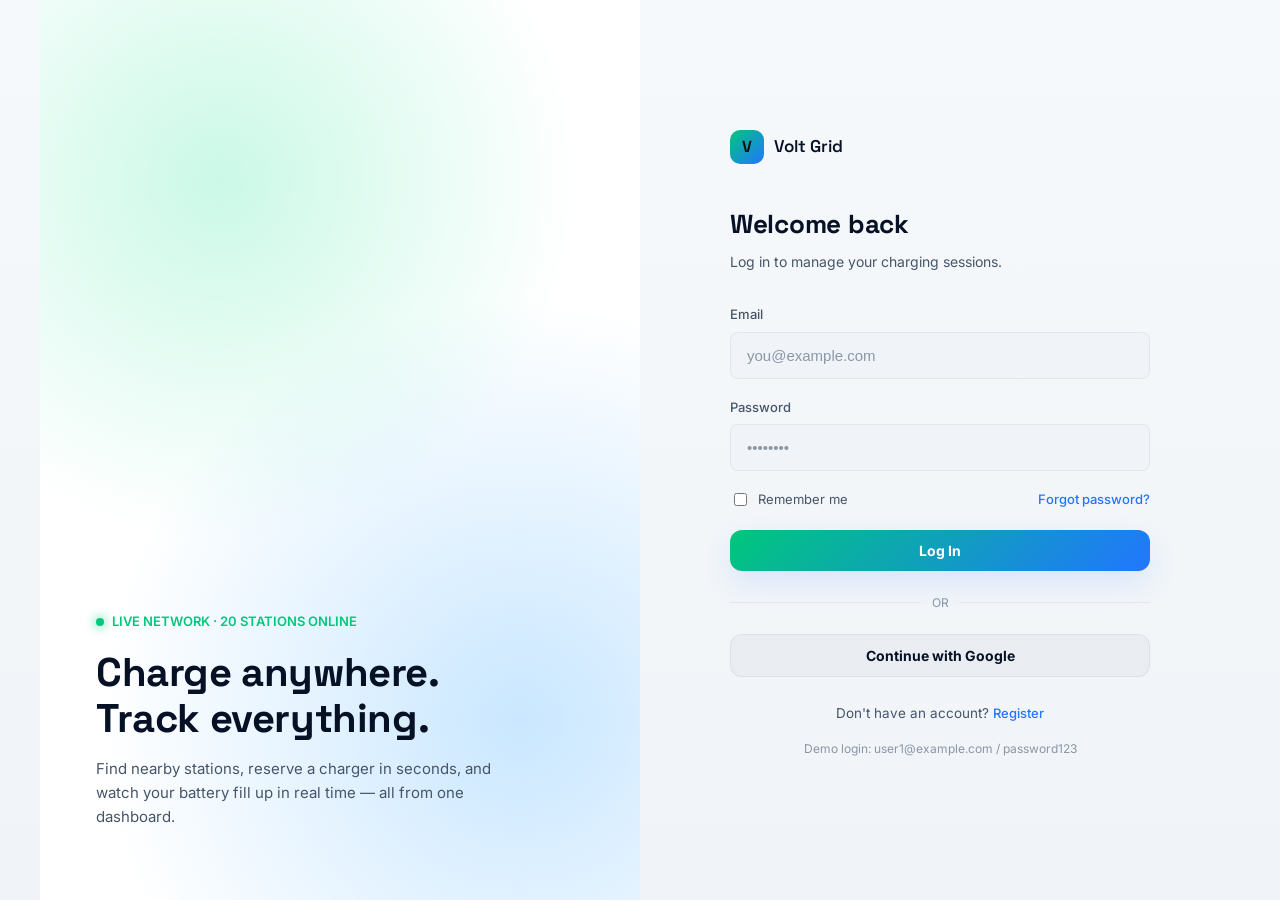
<file: index.html>
<!DOCTYPE html>
<html>
<head>
  <meta charset="UTF-8">
  <meta http-equiv="refresh" content="0; url=frontend/index.html">
  <title>Redirecting...</title>
</head>
<body>
<script>
window.location.replace("frontend/index.html");
</script>
</body>
</html>
</file>
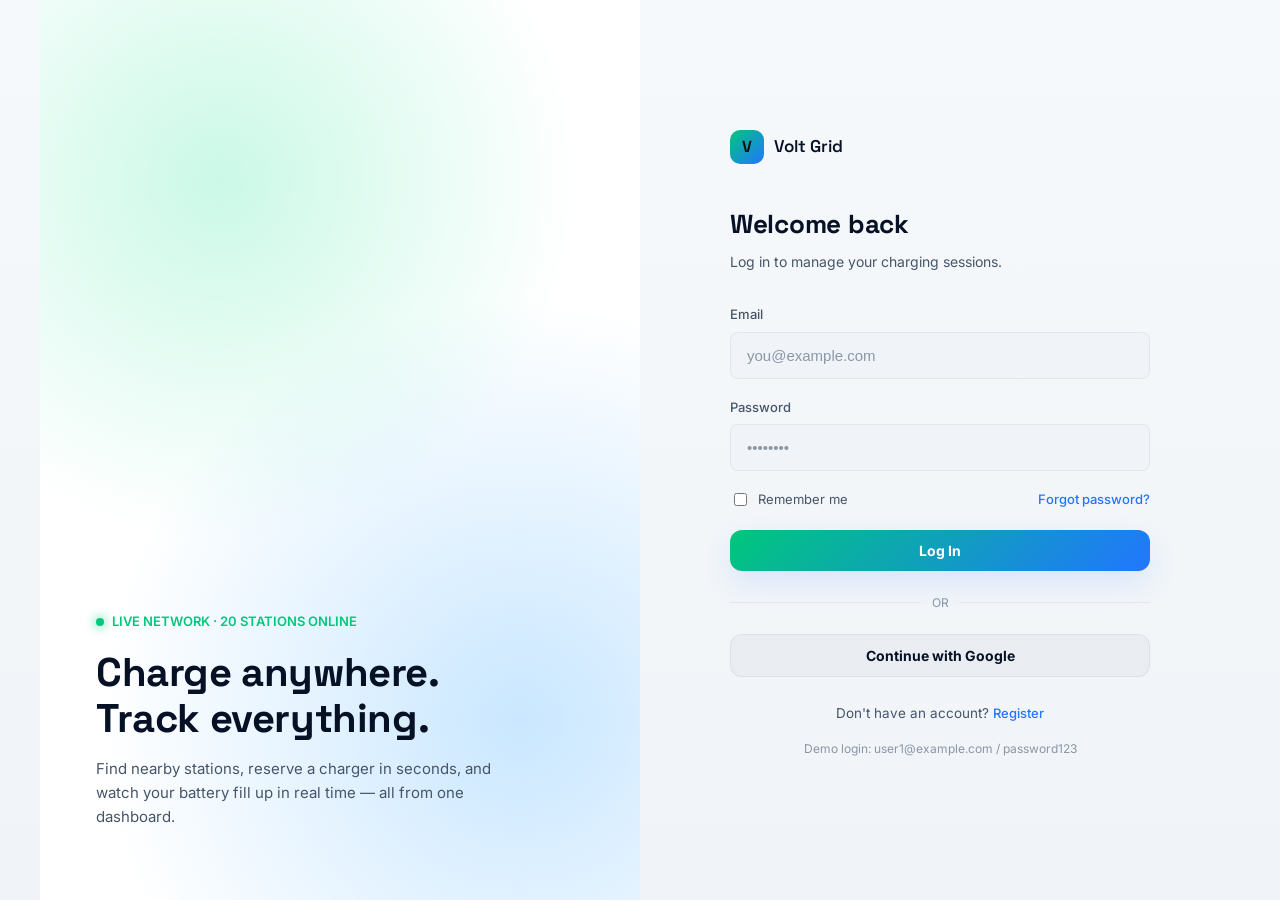
<file: frontend/index.html>
<!DOCTYPE html>
<html lang="en">
<head>
<meta charset="UTF-8" />
<title>Volt Grid — EV Charging Network</title>
<meta name="viewport" content="width=device-width, initial-scale=1.0" />
<script src="assets/js/config.js"></script>
<script src="assets/js/api.js"></script>
</head>
<body style="display:flex;align-items:center;justify-content:center;min-height:100vh;">
<script>
  window.location.href = Api.isLoggedIn() ? "pages/dashboard.html" : "pages/login.html";
</script>
<noscript>Please enable JavaScript to use Volt Grid.</noscript>
</body>
</html>
</file>
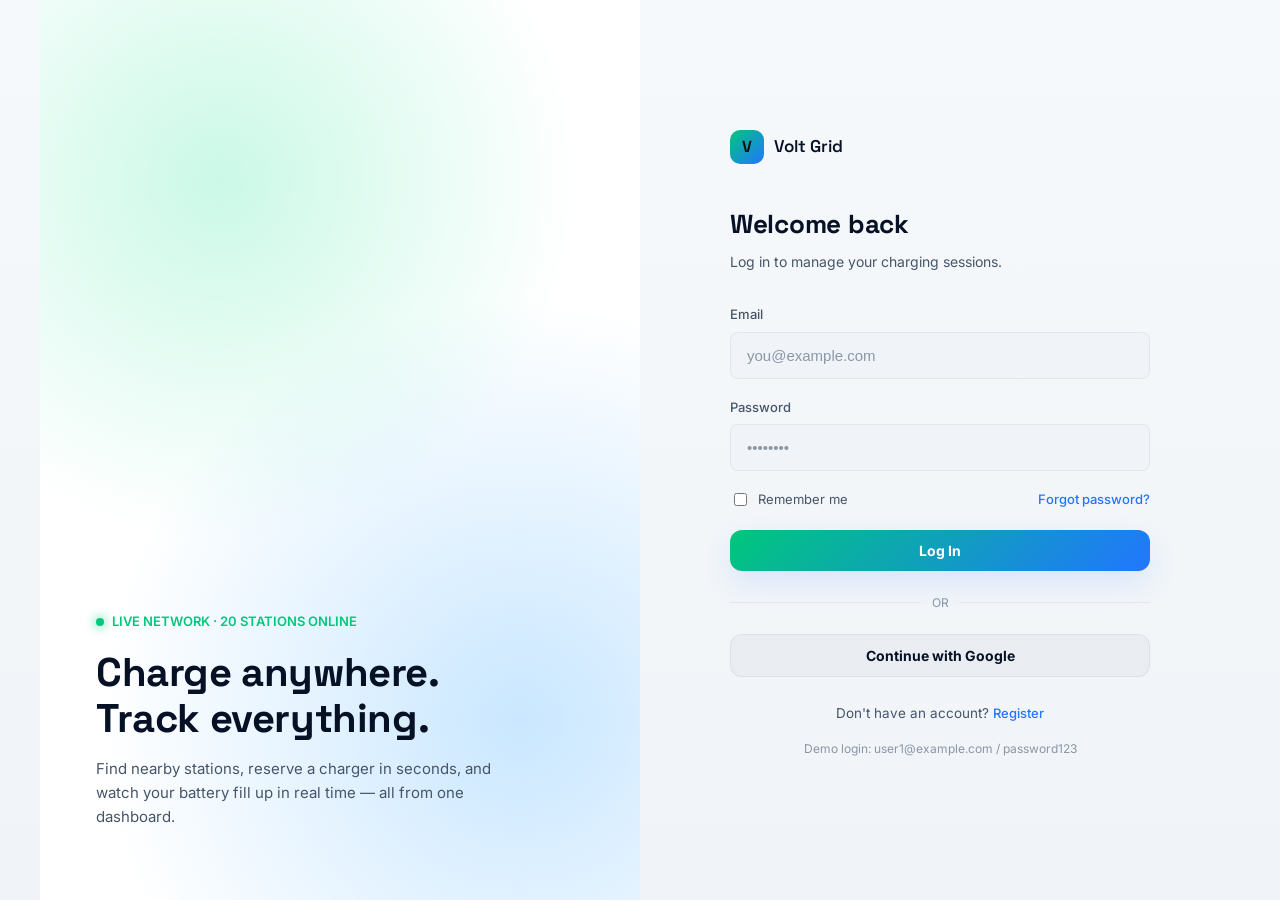
<file: frontend/pages/history.html>
<!DOCTYPE html>
<html lang="en">
<head>
<meta charset="UTF-8" />
<title>History — Volt Grid</title>
<meta name="viewport" content="width=device-width, initial-scale=1.0" />
<link rel="stylesheet" href="../assets/css/style.css" />
</head>
<body>

<div class="app-shell">
  <div id="sidebar-root"></div>

  <main class="main-area">
    <div class="topbar">
      <div>
        <button class="menu-toggle" id="menu-toggle">☰</button>
        <div class="page-title">History</div>
        <div class="page-sub">Review your past reservations, charging sessions, and payments.</div>
      </div>
    </div>

    <div class="tabs" style="margin-bottom:20px;">
      <button class="tab-btn active" data-tab="reservations">Reservations</button>
      <button class="tab-btn" data-tab="charging">Charging</button>
      <button class="tab-btn" data-tab="payments">Payments</button>
    </div>

    <div class="glass-card">
      <div id="tab-reservations"></div>
      <div id="tab-charging" style="display:none;"></div>
      <div id="tab-payments" style="display:none;"></div>
    </div>
  </main>
</div>

<script src="../assets/js/config.js"></script>
<script src="../assets/js/api.js"></script>
<script src="../assets/js/ui-enhancements.js" defer></script>
<script src="../assets/js/auth.js"></script>
<script>
  requireAuth();
  renderSidebar("history");

  document.querySelectorAll(".tab-btn").forEach((btn) => {
    btn.addEventListener("click", () => {
      document.querySelectorAll(".tab-btn").forEach((b) => b.classList.remove("active"));
      btn.classList.add("active");
      ["reservations", "charging", "payments"].forEach((key) => {
        document.getElementById(`tab-${key}`).style.display = key === btn.dataset.tab ? "block" : "none";
      });
    });
  });

  function emptyRow(text) {
    return `<div class="empty-state">${text}</div>`;
  }

  async function loadReservations() {
    const bookings = await Api.get("/bookings");
    const container = document.getElementById("tab-reservations");
    if (bookings.length === 0) return (container.innerHTML = emptyRow("No reservations yet."));

    container.innerHTML = bookings
      .map(
        (b) => `
        <div class="history-row">
          <div><div class="title">Station #${b.station_id}</div><div class="sub">${b.reservation_date} · ${b.reservation_time}</div></div>
          <div>Charger #${b.charger_id}</div>
          <div><span class="badge ${b.status === "confirmed" ? "badge-blue" : b.status === "completed" ? "badge-green" : "badge-red"}">${b.status}</span></div>
          <div style="text-align:right; font-weight:600;">฿${b.estimated_cost.toFixed(2)}</div>
        </div>`
      )
      .join("");
  }

  async function loadPayments() {
    const payments = await Api.get("/payments");
    const container = document.getElementById("tab-payments");
    if (payments.length === 0) return (container.innerHTML = emptyRow("No payments yet."));

    container.innerHTML = payments
      .map(
        (p) => `
        <div class="history-row">
          <div><div class="title">Payment #${p.id}</div><div class="sub">${new Date(p.created_at).toLocaleString()}</div></div>
          <div>${p.method.replace("_", " ")}</div>
          <div><span class="badge badge-green">${p.status}</span></div>
          <div style="text-align:right; font-weight:600;">฿${p.amount.toFixed(2)}</div>
        </div>`
      )
      .join("");
  }

  async function loadChargingHistory() {
    // Derived from payments tied to completed bookings, since each
    // completed session results in exactly one payment in this demo.
    const payments = await Api.get("/payments");
    const container = document.getElementById("tab-charging");
    if (payments.length === 0) return (container.innerHTML = emptyRow("No charging sessions yet."));

    container.innerHTML = payments
      .map(
        (p) => `
        <div class="history-row">
          <div><div class="title">Session tied to Booking #${p.booking_id ?? "—"}</div><div class="sub">${new Date(p.created_at).toLocaleDateString()}</div></div>
          <div>Fast Charge</div>
          <div><span class="badge badge-green">Completed</span></div>
          <div style="text-align:right; font-weight:600;">฿${p.amount.toFixed(2)}</div>
        </div>`
      )
      .join("");
  }

  (async function init() {
    try {
      await Promise.all([loadReservations(), loadPayments(), loadChargingHistory()]);
    } catch (err) {
      showToast(err.message, true);
    }
  })();
</script>
</body>
</html>
</file>
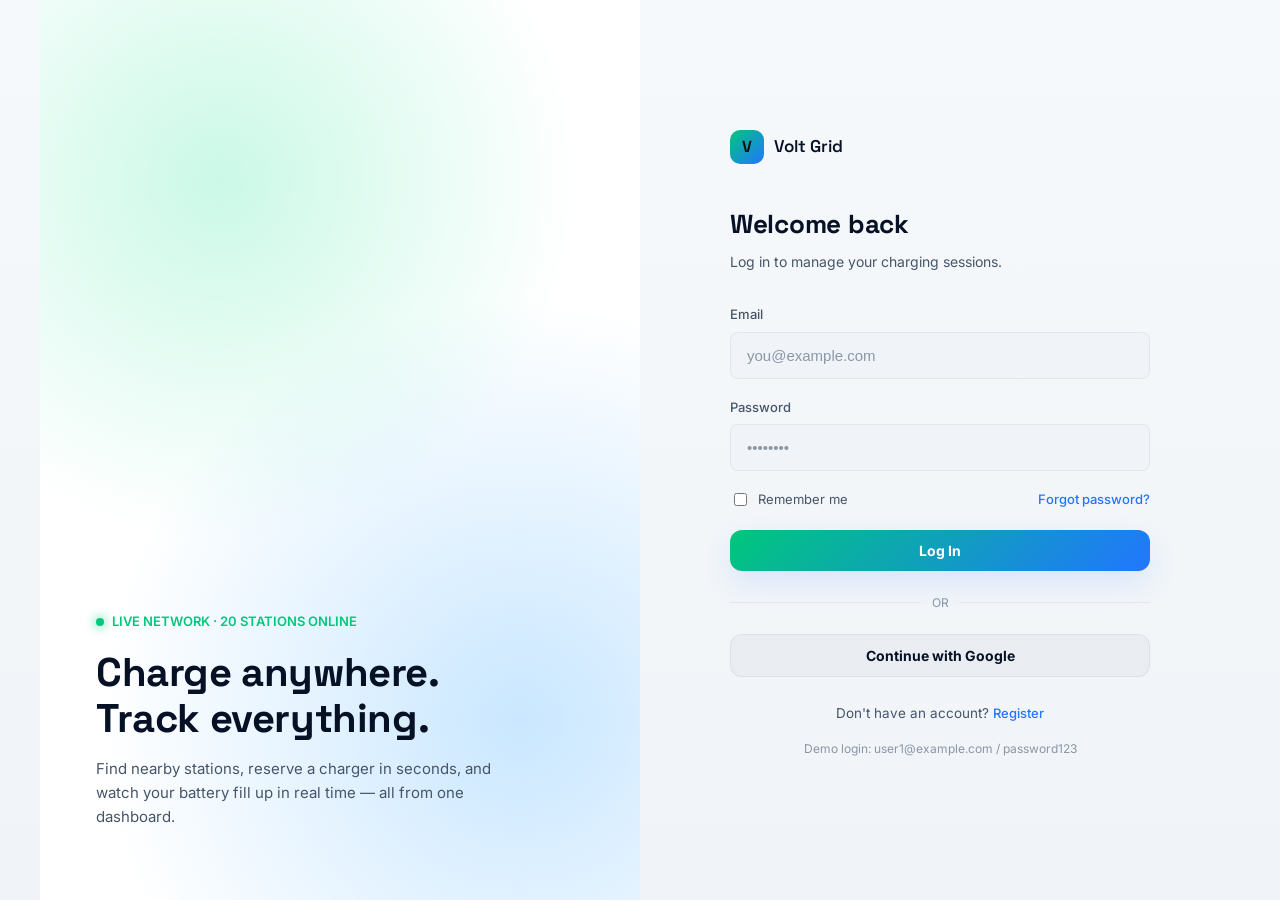
<file: frontend/pages/login.html>
<!DOCTYPE html>
<html lang="en">
<head>
<meta charset="UTF-8" />
<title>Log In — Volt Grid</title>
<meta name="viewport" content="width=device-width, initial-scale=1.0" />
<link rel="stylesheet" href="../assets/css/style.css" />
</head>
<body>

<div class="auth-shell">
  <div class="auth-visual">
    <div class="grid-lines"></div>
    <div class="visual-copy">
      <div class="eyebrow"><span class="dot"></span>LIVE NETWORK · 20 STATIONS ONLINE</div>
      <h1>Charge anywhere. Track everything.</h1>
      <p>Find nearby stations, reserve a charger in seconds, and watch your battery fill up in real time — all from one dashboard.</p>
    </div>
  </div>

  <div class="auth-form-side">
    <div class="auth-card">
      <div class="brand">
        <div class="brand-mark">V</div>
        <div class="brand-name">Volt Grid</div>
      </div>

      <h2>Welcome back</h2>
      <div class="subtitle">Log in to manage your charging sessions.</div>

      <form id="login-form">
        <div class="field">
          <label for="email">Email</label>
          <input class="input" type="email" id="email" placeholder="you@example.com" required />
        </div>
        <div class="field">
          <label for="password">Password</label>
          <input class="input" type="password" id="password" placeholder="••••••••" required />
        </div>

        <div class="form-row">
          <label class="checkbox-row">
            <input type="checkbox" id="remember-me" />
            Remember me
          </label>
          <a class="link-muted" href="#" onclick="showToast('Password reset link sent if the email exists.'); return false;">Forgot password?</a>
        </div>

        <button class="btn btn-primary" type="submit" id="login-btn">Log In</button>
      </form>

      <div class="divider-row">OR</div>

      <button class="btn btn-secondary" type="button" onclick="showToast('Google login is a UI preview in this demo.')">
        Continue with Google
      </button>

      <p style="text-align:center; margin-top:26px; font-size:13.5px; color:var(--text-1);">
        Don't have an account? <a class="link-muted" href="register.html">Register</a>
      </p>

      <p style="text-align:center; margin-top:14px; font-size:12px; color:var(--text-2);">
        Demo login: user1@example.com / password123
      </p>
    </div>
  </div>
</div>

<script src="../assets/js/config.js"></script>
<script src="../assets/js/api.js"></script>
<script src="../assets/js/ui-enhancements.js" defer></script>
<script src="../assets/js/login.js"></script>
</body>
</html>
</file>
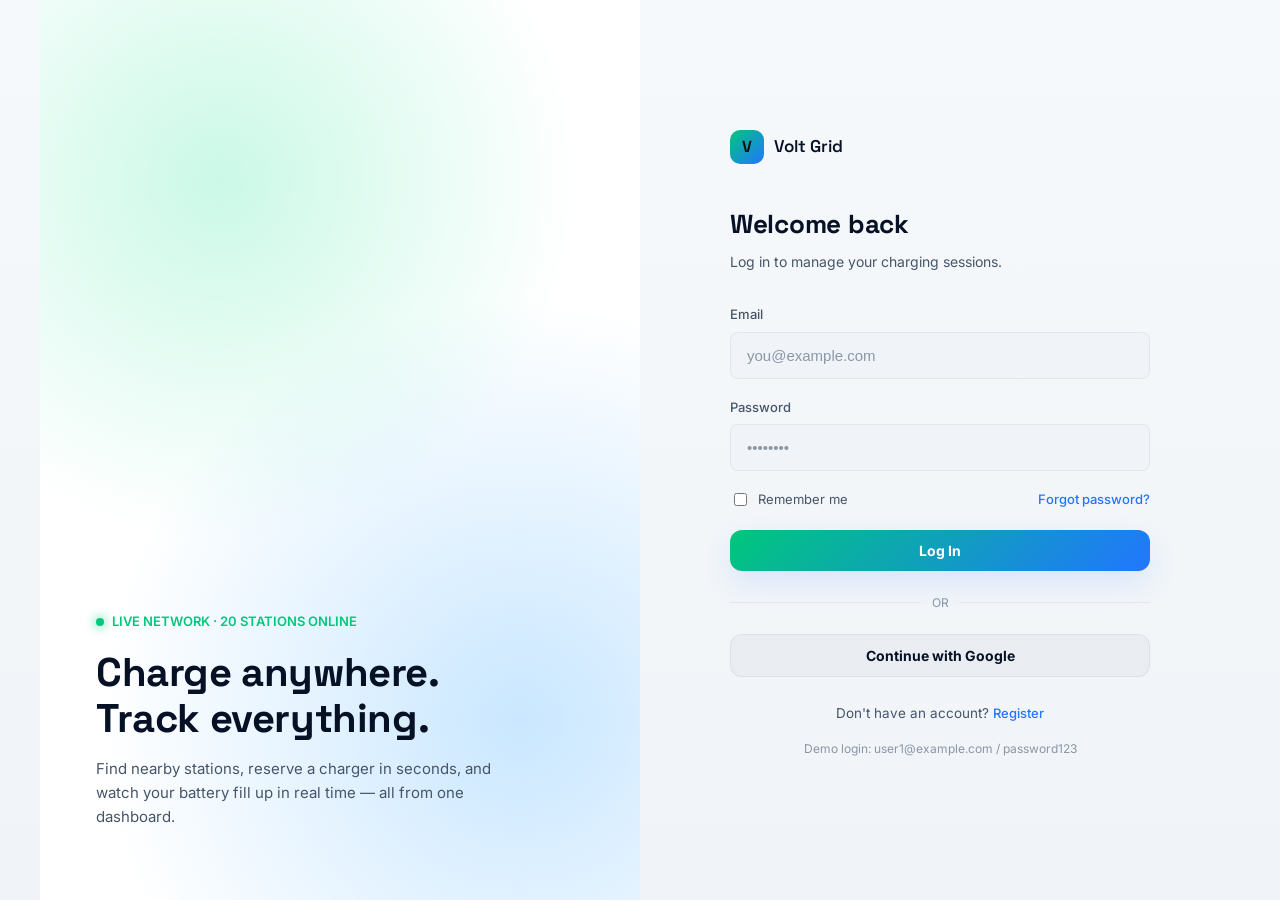
<file: frontend/pages/payment.html>
<!DOCTYPE html>
<html lang="en">
<head>
<meta charset="UTF-8" />
<title>Payment — Volt Grid</title>
<meta name="viewport" content="width=device-width, initial-scale=1.0" />
<link rel="stylesheet" href="../assets/css/style.css" />
</head>
<body>

<div class="app-shell">
  <div id="sidebar-root"></div>

  <main class="main-area">
    <div class="topbar">
      <div>
        <button class="menu-toggle" id="menu-toggle">☰</button>
        <div class="page-title">Payment</div>
        <div class="page-sub">Choose how you'd like to pay for your session.</div>
      </div>
    </div>

    <div class="grid grid-2" style="align-items:start;">
      <div class="glass-card">
        <h3 style="margin-bottom:16px;">Payment Method</h3>
        <div id="pay-methods" style="display:flex; flex-direction:column; gap:12px;">
          <label class="pay-method selected" data-method="credit_card">
            <input type="radio" name="method" value="credit_card" checked />
            <div>
              <div style="font-weight:600;">Credit / Debit Card</div>
              <div class="text-dim" style="font-size:12.5px;">Visa, Mastercard, JCB</div>
            </div>
          </label>
          <label class="pay-method" data-method="promptpay">
            <input type="radio" name="method" value="promptpay" />
            <div>
              <div style="font-weight:600;">PromptPay QR</div>
              <div class="text-dim" style="font-size:12.5px;">Scan with your banking app</div>
            </div>
          </label>
          <label class="pay-method" data-method="wallet">
            <input type="radio" name="method" value="wallet" />
            <div>
              <div style="font-weight:600;">Volt Grid Wallet</div>
              <div class="text-dim" style="font-size:12.5px;" id="wallet-balance-label">Balance: ฿0.00</div>
            </div>
          </label>
        </div>

        <div id="card-fields" style="margin-top:20px;">
          <div class="field">
            <label>Card Number</label>
            <input class="input" placeholder="4242 4242 4242 4242" />
          </div>
          <div class="grid grid-2">
            <div class="field"><label>Expiry</label><input class="input" placeholder="MM/YY" /></div>
            <div class="field"><label>CVC</label><input class="input" placeholder="123" /></div>
          </div>
        </div>

        <div id="promptpay-fields" style="display:none; margin-top:20px; text-align:center;">
          <div class="map-placeholder" style="height:180px; width:180px; margin:0 auto;">QR Code</div>
          <div class="text-dim" style="font-size:12px; margin-top:10px;">Scan using any Thai banking app</div>
        </div>
      </div>

      <div class="glass-card">
        <h3 style="margin-bottom:16px;">Payment Summary</h3>
        <div class="glass-panel">
          <div class="history-row" style="grid-template-columns:1fr auto;">
            <div class="text-muted">Session Cost</div><div id="summary-amount">฿0.00</div>
          </div>
          <div class="history-row" style="grid-template-columns:1fr auto;">
            <div class="text-muted">Service Fee</div><div>฿0.00</div>
          </div>
          <div class="history-row" style="grid-template-columns:1fr auto; border-bottom:none;">
            <div style="font-weight:600;">Total</div><div style="font-weight:700; color:var(--green);" id="summary-total">฿0.00</div>
          </div>
        </div>
        <button class="btn btn-primary" style="margin-top:20px;" id="confirm-payment-btn">Confirm Payment</button>
      </div>
    </div>
  </main>
</div>

<script src="../assets/js/config.js"></script>
<script src="../assets/js/api.js"></script>
<script src="../assets/js/ui-enhancements.js" defer></script>
<script src="../assets/js/auth.js"></script>
<script src="../assets/js/payment.js"></script>
</body>
</html>
</file>
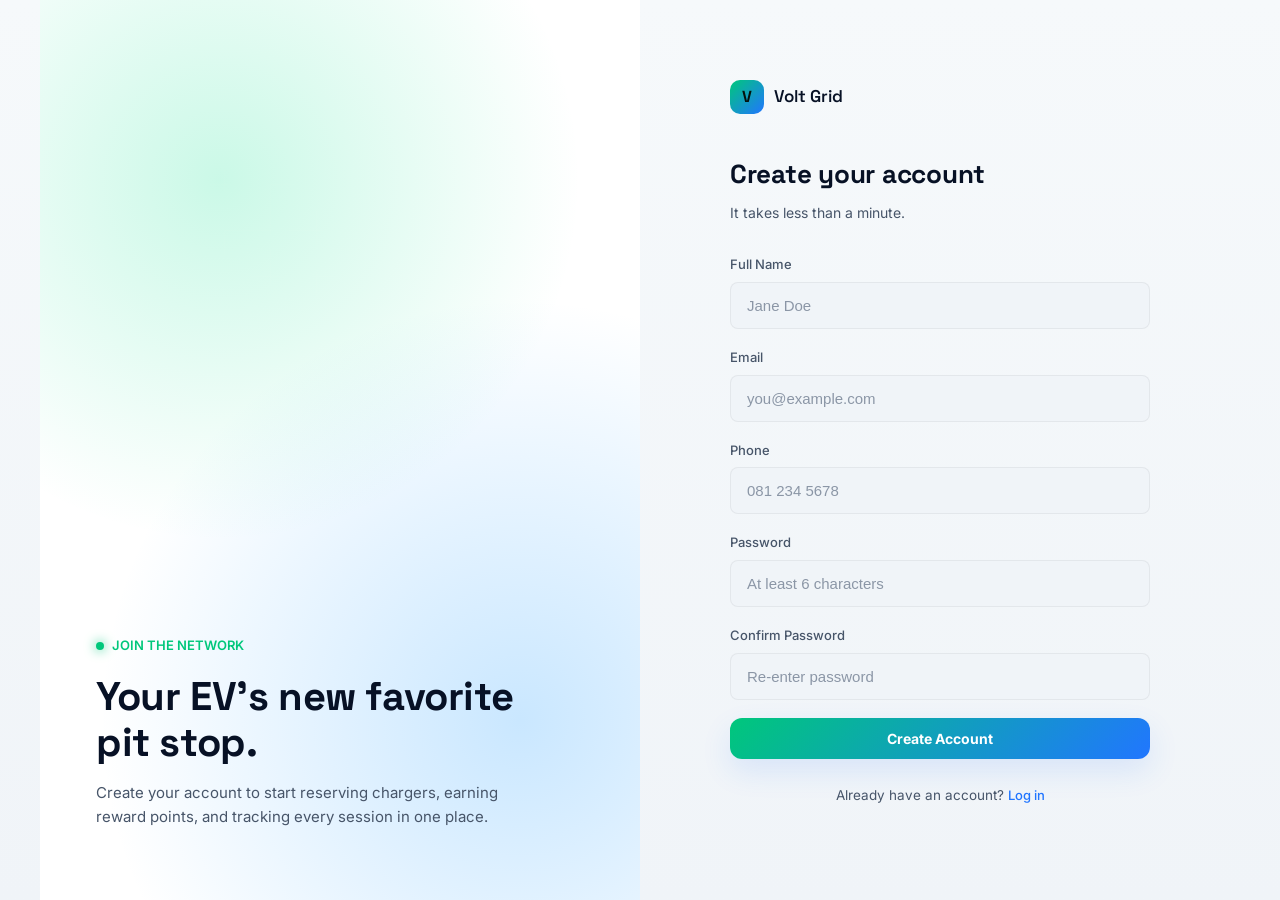
<file: frontend/pages/register.html>
<!DOCTYPE html>
<html lang="en">
<head>
<meta charset="UTF-8" />
<title>Register — Volt Grid</title>
<meta name="viewport" content="width=device-width, initial-scale=1.0" />
<link rel="stylesheet" href="../assets/css/style.css" />
</head>
<body>

<div class="auth-shell">
  <div class="auth-visual">
    <div class="grid-lines"></div>
    <div class="visual-copy">
      <div class="eyebrow"><span class="dot"></span>JOIN THE NETWORK</div>
      <h1>Your EV's new favorite pit stop.</h1>
      <p>Create your account to start reserving chargers, earning reward points, and tracking every session in one place.</p>
    </div>
  </div>

  <div class="auth-form-side">
    <div class="auth-card">
      <div class="brand">
        <div class="brand-mark">V</div>
        <div class="brand-name">Volt Grid</div>
      </div>

      <h2>Create your account</h2>
      <div class="subtitle">It takes less than a minute.</div>

      <form id="register-form">
        <div class="field">
          <label for="full_name">Full Name</label>
          <input class="input" type="text" id="full_name" placeholder="Jane Doe" required />
        </div>
        <div class="field">
          <label for="email">Email</label>
          <input class="input" type="email" id="email" placeholder="you@example.com" required />
        </div>
        <div class="field">
          <label for="phone">Phone</label>
          <input class="input" type="tel" id="phone" placeholder="081 234 5678" />
        </div>
        <div class="field">
          <label for="password">Password</label>
          <input class="input" type="password" id="password" placeholder="At least 6 characters" required minlength="6" />
        </div>
        <div class="field">
          <label for="confirm_password">Confirm Password</label>
          <input class="input" type="password" id="confirm_password" placeholder="Re-enter password" required minlength="6" />
        </div>

        <button class="btn btn-primary" type="submit" id="register-btn">Create Account</button>
      </form>

      <p style="text-align:center; margin-top:26px; font-size:13.5px; color:var(--text-1);">
        Already have an account? <a class="link-muted" href="login.html">Log in</a>
      </p>
    </div>
  </div>
</div>

<script src="../assets/js/config.js"></script>
<script src="../assets/js/api.js"></script>
<script src="../assets/js/ui-enhancements.js" defer></script>
<script src="../assets/js/register.js"></script>
</body>
</html>
</file>
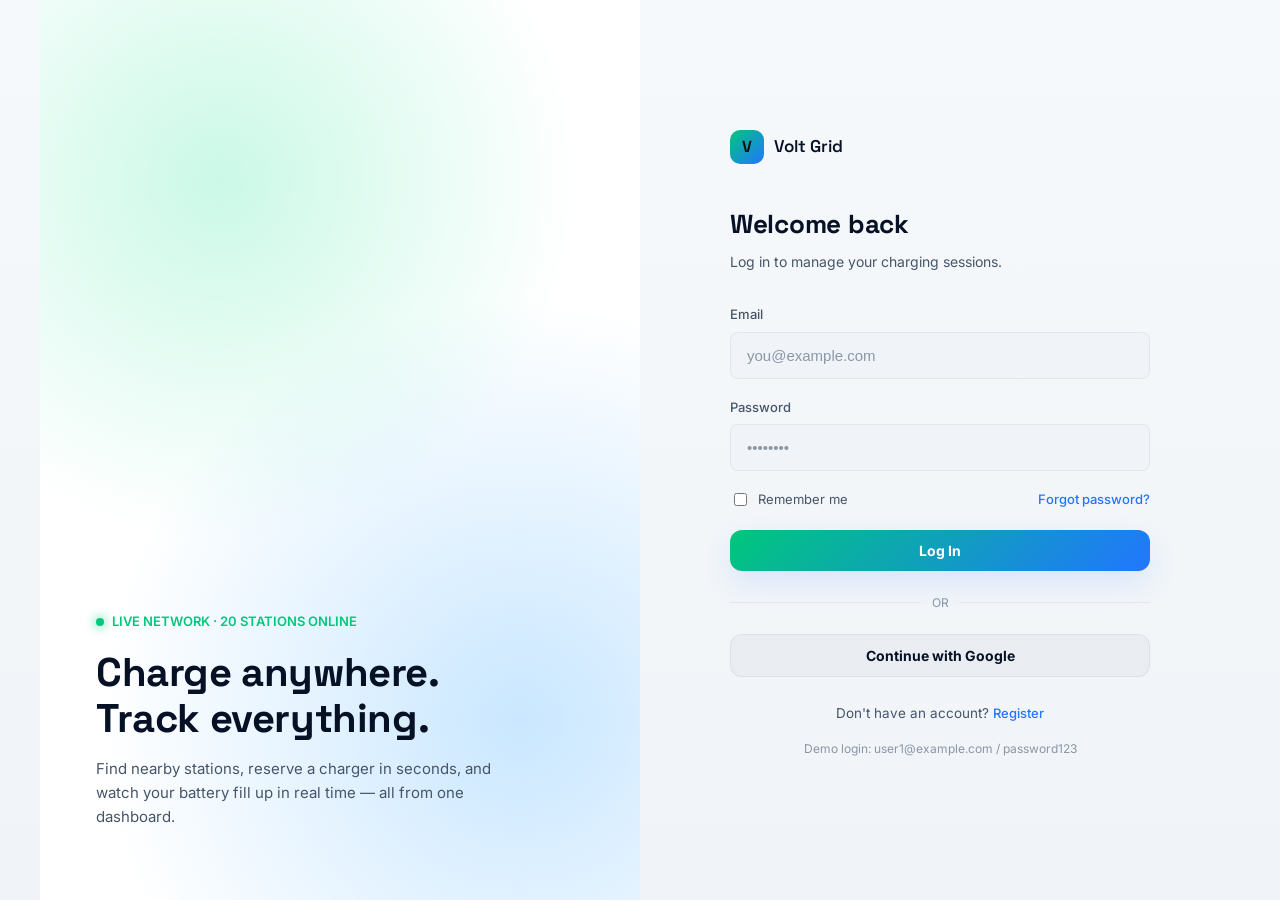
<file: frontend/pages/reservation.html>
<!DOCTYPE html>
<html lang="en">
<head>
<meta charset="UTF-8" />
<title>Reserve a Charger — Volt Grid</title>
<meta name="viewport" content="width=device-width, initial-scale=1.0" />
<link rel="stylesheet" href="../assets/css/style.css" />
</head>
<body>

<div class="app-shell">
  <div id="sidebar-root"></div>

  <main class="main-area">
    <div class="topbar">
      <div>
        <button class="menu-toggle" id="menu-toggle">☰</button>
        <div class="page-title">Reserve a Charging Slot</div>
        <div class="page-sub" id="station-name-sub">Choose your preferred date, time, and charger.</div>
      </div>
    </div>

    <div class="grid grid-2" style="align-items:start;">
      <div class="glass-card">
        <form id="reservation-form">
          <div class="field">
            <label for="date">Select Date</label>
            <input class="input" type="date" id="date" required />
          </div>
          <div class="field">
            <label for="time">Select Time</label>
            <input class="input" type="time" id="time" required />
          </div>
          <div class="field">
            <label for="charger">Select Charger</label>
            <select class="input" id="charger" required></select>
          </div>
          <div class="field">
            <label for="vehicle">Vehicle</label>
            <select class="input" id="vehicle"></select>
          </div>
          <button class="btn btn-primary" type="submit" id="confirm-btn">Confirm Reservation</button>
        </form>
      </div>

      <div class="glass-card">
        <h3 style="margin-bottom:16px;">Reservation Summary</h3>
        <div id="summary-body">
          <div class="empty-state">Select a station from the stations page to begin.</div>
        </div>
      </div>
    </div>
  </main>
</div>

<script src="../assets/js/config.js"></script>
<script src="../assets/js/api.js"></script>
<script src="../assets/js/ui-enhancements.js" defer></script>
<script src="../assets/js/auth.js"></script>
<script src="../assets/js/reservation.js"></script>
</body>
</html>
</file>
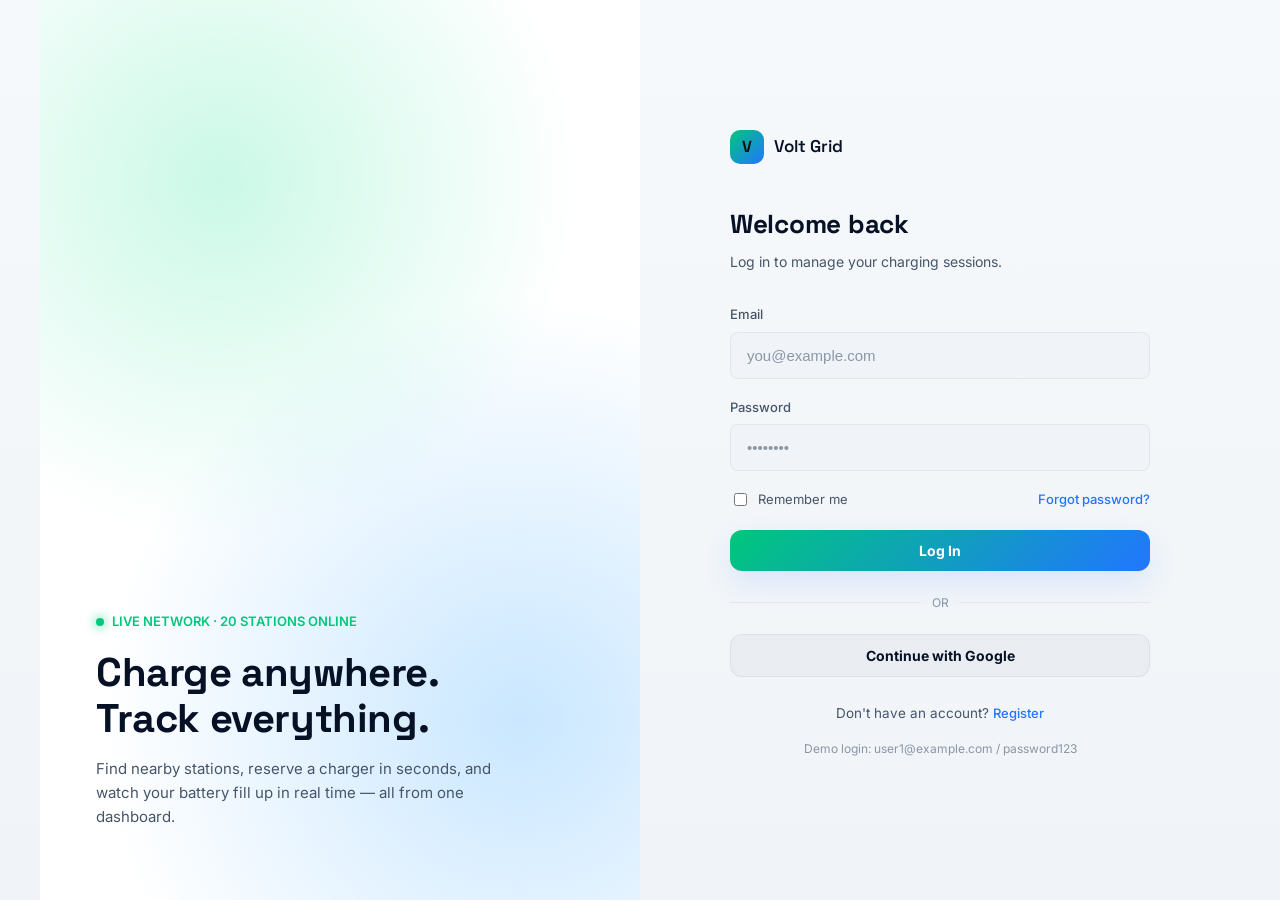
<file: frontend/pages/station-detail.html>
<!DOCTYPE html>
<html lang="en">
<head>
<meta charset="UTF-8" />
<title>Station Detail — Volt Grid</title>
<meta name="viewport" content="width=device-width, initial-scale=1.0" />
<link rel="stylesheet" href="../assets/css/style.css" />
</head>
<body>

<div class="app-shell">
  <div id="sidebar-root"></div>

  <main class="main-area">
    <div class="topbar">
      <div>
        <button class="menu-toggle" id="menu-toggle">☰</button>
        <a class="link-muted" href="stations.html">← Back to stations</a>
      </div>
    </div>

    <div id="station-content">
      <div class="empty-state">Loading station details...</div>
    </div>
  </main>
</div>

<script src="../assets/js/config.js"></script>
<script src="../assets/js/api.js"></script>
<script src="../assets/js/ui-enhancements.js" defer></script>
<script src="../assets/js/auth.js"></script>
<script>
  requireAuth();
  renderSidebar("stations");

  function getStationIdFromUrl() {
    const params = new URLSearchParams(window.location.search);
    return params.get("id");
  }

  function renderStationDetail(station) {
    document.title = `${station.name} — Volt Grid`;

    const chargerRows = station.chargers
      .map(
        (c) => `
        <div class="history-row">
          <div><div class="title">Charger ${c.charger_code}</div><div class="sub">${c.connector_type}</div></div>
          <div>${c.power_kw} kW</div>
          <div><span class="badge ${c.is_available ? "badge-green" : "badge-red"}">${c.is_available ? "Available" : "In Use"}</span></div>
          <div></div>
        </div>`
      )
      .join("");

    document.getElementById("station-content").innerHTML = `
      <div class="grid grid-2" style="align-items:start;">
        <div>
          <img src="${station.image_url}" alt="${station.name}" style="width:100%; border-radius:var(--radius-lg); margin-bottom:18px; height:280px; object-fit:cover;" />

          <div class="glass-card" style="margin-bottom:18px;">
            <div class="name-row" style="margin-bottom:10px;">
              <h2>${station.name}</h2>
              <span class="badge ${station.is_open ? "badge-green" : "badge-red"}">${station.is_open ? "Open" : "Closed"}</span>
            </div>
            <div class="text-muted" style="margin-bottom:14px;">${station.address}, ${station.city}</div>
            <p class="text-muted" style="font-size:14px;">${station.description || ""}</p>

            <div class="grid grid-3" style="margin-top:18px;">
              <div class="stat-tile"><div class="stat-label">Price</div><div class="stat-value" style="font-size:20px;">฿${station.price_per_kwh.toFixed(2)}<small>/kWh</small></div></div>
              <div class="stat-tile"><div class="stat-label">Rating</div><div class="stat-value" style="font-size:20px;">⭐ ${station.rating}</div></div>
              <div class="stat-tile"><div class="stat-label">Hours</div><div class="stat-value" style="font-size:16px;">${station.opening_hours}</div></div>
            </div>
          </div>

          <div class="glass-card">
            <h3 style="margin-bottom:12px;">Location</h3>
            <div class="map-placeholder">
              <div class="pin"></div>
              <span style="margin-left:10px;">Map preview unavailable in demo</span>
            </div>
          </div>
        </div>

        <div>
          <div class="glass-card" style="margin-bottom:18px;">
            <h3 style="margin-bottom:12px;">Available Chargers</h3>
            ${chargerRows || '<div class="empty-state">No chargers listed.</div>'}
          </div>

          <div class="glass-card" style="margin-bottom:18px;">
            <h3 style="margin-bottom:10px;">Amenities</h3>
            <div class="text-muted" style="font-size:14px;">${station.amenities}</div>
          </div>

          <div class="glass-card">
            <h3 style="margin-bottom:10px;">Reviews</h3>
            <div class="history-row">
              <div><div class="title">Napat S.</div><div class="sub">2 days ago</div></div>
              <div colspan="2" style="grid-column:span 2;">"Fast and reliable, great app experience."</div>
              <div>⭐⭐⭐⭐⭐</div>
            </div>
            <div class="history-row">
              <div><div class="title">Mint P.</div><div class="sub">1 week ago</div></div>
              <div colspan="2" style="grid-column:span 2;">"Clean location, easy to find a free charger."</div>
              <div>⭐⭐⭐⭐</div>
            </div>
          </div>

          <a class="btn btn-primary" style="margin-top:18px;" href="reservation.html?station_id=${station.id}">Reserve This Station</a>
        </div>
      </div>`;
  }

  (async function init() {
    const stationId = getStationIdFromUrl();
    if (!stationId) {
      window.location.href = "stations.html";
      return;
    }
    try {
      const station = await Api.get(`/stations/${stationId}`);
      renderStationDetail(station);
    } catch (err) {
      showToast(err.message, true);
    }
  })();
</script>
</body>
</html>
</file>
<file: frontend/assets/css/style.css>
/* =========================================================
   EV Charging Network — Design System
   Palette: near-black graphite base, electric green + blue accents
   Typography: Space Grotesk (display) + Inter (body)
   Signature element: the glowing "charge ring" used on the
   dashboard and charging-status pages.
   ========================================================= */

@import url('https://fonts.googleapis.com/css2?family=Space+Grotesk:wght@500;600;700&family=Inter:wght@400;500;600;700&display=swap');

:root {
 /* Palette (Bright Theme) */
 --bg-0: #f6f9fb;         /* page background */
 --bg-1: #ffffff;         /* surfaces */
 --bg-2: #f0f4f8;         /* subtle panels */
 --glass: rgba(8, 21, 32, 0.03);
 --glass-border: rgba(16, 24, 40, 0.06);
 --glass-strong: rgba(8, 21, 32, 0.06);

 --green: #00c77b;       /* vivid brand green */
 --green-dim: #0e9f6e;
 --blue: #2176ff;        /* vivid blue accent */
 --blue-dim: #185fcc;
  --gradient-signature: linear-gradient(135deg, var(--green) 0%, var(--blue) 100%);

 --text-0: #071125;      /* primary text (dark) */
 --text-1: #475569;      /* secondary text */
 --text-2: #8b96a6;      /* subdued text */

 --danger: #ff4d5a;
 --warning: #ff9f1c;

 --radius-lg: 16px;
 --radius-md: 12px;
 --radius-sm: 8px;

 --shadow-deep: 0 24px 48px rgba(12, 20, 30, 0.08);
 --shadow-soft: 0 8px 20px rgba(12, 20, 30, 0.06);

 --font-display: "Space Grotesk", Inter, system-ui, -apple-system, "Segoe UI", sans-serif;
 --font-body: Inter, system-ui, -apple-system, "Segoe UI", Roboto, "Helvetica Neue", Arial, sans-serif;

 /* Motion tokens */
 --motion-slow: 300ms;
 --motion-medium: 180ms;
 --motion-fast: 120ms;
}

/* Small helper for consistent icon sizing */
.icon { width: 20px; height: 20px; display:inline-flex; align-items:center; justify-content:center; }


* {
  box-sizing: border-box;
}

html, body {
  margin: 0;
  padding: 0;
}

body {
  min-height: 100vh;
  background: linear-gradient(180deg, var(--bg-0), var(--bg-2));
  color: var(--text-0);
  font-family: var(--font-body);
  line-height: 1.6;
  -webkit-font-smoothing: antialiased;
  -moz-osx-font-smoothing: grayscale;
  transition: background var(--motion-medium) ease, color var(--motion-medium) ease;
}

/* subtle container to center app shell on very wide screens */
.app-shell, .auth-shell { max-width: 1200px; margin: 0 auto; }


h1, h2, h3, h4, .display {
  font-family: var(--font-display);
  letter-spacing: -0.01em;
  margin: 0;
}

a { color: inherit; text-decoration: none; }
button { font-family: inherit; }

::selection { background: rgba(47, 230, 160, 0.3); }

:focus-visible {
  outline: 2px solid var(--blue);
  outline-offset: 2px;
}

@media (prefers-reduced-motion: reduce) {
  * { animation-duration: 0.001ms !important; transition-duration: 0.001ms !important; }
}

/* ---------- Layout shells ---------- */

.auth-shell {
  min-height: 100vh;
  display: grid;
  grid-template-columns: 1fr 1fr;
}

@media (max-width: 900px) {
  .auth-shell { grid-template-columns: 1fr; }
  .auth-visual { display: none; }
}

.auth-visual {
  position: relative;
  overflow: hidden;
  background:
    radial-gradient(600px 600px at 30% 20%, rgba(47, 230, 160, 0.25), transparent 60%),
    radial-gradient(700px 700px at 80% 80%, rgba(63, 169, 255, 0.28), transparent 60%),
    var(--bg-1);
  display: flex;
  align-items: flex-end;
  padding: 56px;
}

.auth-visual .grid-lines {
  position: absolute;
  inset: 0;
  background-image:
    linear-gradient(rgba(255, 255, 255, 0.04) 1px, transparent 1px),
    linear-gradient(90deg, rgba(255, 255, 255, 0.04) 1px, transparent 1px);
  background-size: 46px 46px;
  mask-image: radial-gradient(circle at 60% 40%, black, transparent 75%);
}

.auth-visual .visual-copy {
  position: relative;
  z-index: 1;
  max-width: 420px;
}

.auth-visual .eyebrow {
  display: inline-flex;
  align-items: center;
  gap: 8px;
  font-size: 13px;
  color: var(--green);
  font-weight: 600;
  margin-bottom: 18px;
}

.auth-visual .eyebrow .dot {
  width: 8px; height: 8px; border-radius: 50%;
  background: var(--green);
  box-shadow: 0 0 12px var(--green);
}

.auth-visual h1 {
  font-size: 40px;
  line-height: 1.15;
  margin-bottom: 14px;
}

.auth-visual p {
  color: var(--text-1);
  font-size: 15px;
}

.auth-form-side {
  display: flex;
  align-items: center;
  justify-content: center;
  padding: 40px 24px;
}

.auth-card {
  width: 100%;
  max-width: 420px;
}

.auth-card .brand {
  display: flex;
  align-items: center;
  gap: 10px;
  margin-bottom: 40px;
}

.brand-mark {
  width: 34px; height: 34px;
  border-radius: 10px;
  background: var(--gradient-signature);
  display: flex; align-items: center; justify-content: center;
  font-weight: 700;
  color: #04120c;
  font-family: var(--font-display);
}

.brand-name {
  font-family: var(--font-display);
  font-weight: 600;
  font-size: 17px;
}

.auth-card h2 { font-size: 26px; margin-bottom: 6px; }
.auth-card .subtitle { color: var(--text-1); font-size: 14px; margin-bottom: 30px; }

/* ---------- App shell (authenticated pages) ---------- */

.app-shell {
  display: grid;
  grid-template-columns: 260px 1fr;
  min-height: 100vh;
}

@media (max-width: 900px) {
  .app-shell { grid-template-columns: 1fr; }
  .sidebar { display: none; }
  .sidebar.open { display: flex; position: fixed; z-index: 50; inset: 0 20% 0 0; }
}

.sidebar {
  background: var(--bg-1);
  border-right: 1px solid var(--glass-border);
  padding: 26px 18px;
  display: flex;
  flex-direction: column;
  gap: 6px;
  position: sticky;
  top: 0;
  height: 100vh;
}

.sidebar .brand {
  display: flex;
  align-items: center;
  gap: 10px;
  padding: 8px 10px 26px;
}

.nav-group { display: flex; flex-direction: column; gap: 2px; margin-top: 6px; }
.nav-section-label {
  font-size: 11px;
  text-transform: uppercase;
  letter-spacing: 0.08em;
  color: var(--text-2);
  padding: 14px 12px 6px;
}

.nav-link {
  display: flex;
  align-items: center;
  gap: 12px;
  padding: 11px 12px;
  border-radius: var(--radius-sm);
  color: var(--text-1);
  font-size: 14px;
  font-weight: 500;
  transition: background 0.15s ease, color 0.15s ease;
}

.nav-link:hover { background: var(--glass); color: var(--text-0); }

.nav-link.active {
  background: linear-gradient(90deg, rgba(47, 230, 160, 0.14), rgba(63, 169, 255, 0.08));
  color: var(--text-0);
  box-shadow: inset 0 0 0 1px rgba(47, 230, 160, 0.25);
}

.nav-link .icon { width: 18px; height: 18px; flex-shrink: 0; }

.sidebar-footer {
  margin-top: auto;
  padding-top: 14px;
  border-top: 1px solid var(--glass-border);
}

.main-area {
  min-width: 0;
  padding: 26px 34px 60px;
}

@media (max-width: 700px) {
  .main-area { padding: 18px 16px 50px; }
}

.topbar {
  display: flex;
  align-items: center;
  justify-content: space-between;
  gap: 16px;
  margin-bottom: 26px;
}

.topbar .page-title { font-size: 24px; }
.topbar .page-sub { color: var(--text-1); font-size: 14px; margin-top: 3px; }

.menu-toggle {
  display: none;
  background: var(--glass);
  border: 1px solid var(--glass-border);
  color: var(--text-0);
  padding: 8px 10px;
  border-radius: var(--radius-sm);
}
@media (max-width: 900px) { .menu-toggle { display: inline-flex; } }

/* ---------- Glass surfaces ---------- */

.glass-card {
 background: var(--bg-1);
  border: 1px solid var(--glass-border);
  border-radius: var(--radius-lg);
 box-shadow: var(--shadow-deep);
 padding: 22px;
 transition: transform var(--motion-medium) ease, box-shadow var(--motion-medium) ease;
}
.glass-card:hover { transform: translateY(-6px); box-shadow: 0 32px 48px rgba(12,20,30,0.08); }


.glass-panel {
  background: linear-gradient(180deg, var(--glass-strong), transparent 140%);
  border: 1px solid var(--glass-border);
  border-radius: var(--radius-lg);
  padding: 22px;
}

.grid { display: grid; gap: 18px; }
.grid-2 { grid-template-columns: repeat(2, 1fr); }
.grid-3 { grid-template-columns: repeat(3, 1fr); }
.grid-4 { grid-template-columns: repeat(4, 1fr); }
@media (max-width: 1100px) { .grid-4 { grid-template-columns: repeat(2, 1fr); } .grid-3 { grid-template-columns: repeat(2, 1fr); } }
@media (max-width: 640px) { .grid-2, .grid-3, .grid-4 { grid-template-columns: 1fr; } }

/* ---------- Forms ---------- */

.field { margin-bottom: 18px; }
.field label {
  display: block;
  font-size: 13px;
  font-weight: 500;
  color: var(--text-1);
  margin-bottom: 7px;
}

.input, select.input, textarea.input {
  width: 100%;
 background: var(--bg-2);
  border: 1px solid var(--glass-border);
  color: var(--text-0);
 padding: 14px 16px;
  border-radius: var(--radius-sm);
 font-size: 15px;
 transition: border-color var(--motion-fast) ease, box-shadow var(--motion-fast) ease, background var(--motion-fast) ease;
}
.input::placeholder { color: var(--text-2); }
.input:focus { border-color: var(--blue); background: #fff; box-shadow: 0 8px 20px rgba(33,118,255,0.06); }


.input::placeholder { color: var(--text-2); }
.input:focus { border-color: var(--blue); background: rgba(63, 169, 255, 0.05); }

.checkbox-row { display: flex; align-items: center; gap: 8px; font-size: 13px; color: var(--text-1); }
.checkbox-row input { accent-color: var(--green); }

.form-row { display: flex; justify-content: space-between; align-items: center; margin-bottom: 20px; }
.link-muted { color: var(--blue); font-size: 13px; font-weight: 500; }
.link-muted:hover { text-decoration: underline; }

/* ---------- Buttons ---------- */
 
.btn {
  display: inline-flex;
  align-items: center;
  justify-content: center;
 gap: 10px;
 padding: 12px 18px;
 border-radius: 12px;
  border: none;
  cursor: pointer;
 font-weight: 700;
  font-size: 14px;
 transition: transform var(--motion-fast) ease, box-shadow var(--motion-fast) ease, opacity var(--motion-fast) ease;
 will-change: transform, box-shadow;
 position: relative;
 overflow: hidden;
}
.btn:active { transform: translateY(1px) scale(0.998); }
.btn:focus { box-shadow: 0 6px 18px rgba(33,118,255,0.12); }

/* ripple */
.ripple {
 position: absolute;
 border-radius: 50%;
 pointer-events: none;
 transform: scale(0);
 background: rgba(255,255,255,0.24);
 opacity: 0.9;
}
.ripple-anim {
 transform: scale(1);
 transition: transform 480ms cubic-bezier(.2,.9,.3,1), opacity 480ms ease;
 opacity: 0;
}

.btn-outline { background: transparent; border: 1px solid var(--glass-border); color: var(--text-0); }
.btn-outline:hover { border-color: var(--blue); }

.fav-btn { display:inline-flex; align-items:center; gap:8px; padding:8px 10px; border-radius:10px; font-weight:600; }
.fav-btn .icon { color: var(--text-2); }
.fav-btn.fav-active { background: linear-gradient(90deg, rgba(0,199,123,0.12), rgba(33,118,255,0.08)); border-radius:10px; }
.fav-btn.fav-active .icon { color: var(--green); }

.btn-primary {
  background: var(--gradient-signature);
 color: #ffffff;
  width: 100%;
 box-shadow: 0 12px 30px rgba(33,118,255,0.12);
}
.btn-primary:hover { transform: translateY(-2px); box-shadow: 0 20px 40px rgba(33,118,255,0.14); }
.btn-primary[style] { width: auto; }


.btn-secondary {
  background: var(--glass);
  color: var(--text-0);
  border: 1px solid var(--glass-border);
  width: 100%;
}
.btn-secondary:hover { background: var(--glass-strong); }

.btn-outline {
  background: transparent;
  border: 1px solid var(--glass-border);
  color: var(--text-0);
}
.btn-outline:hover { border-color: var(--blue); }

.btn-danger { background: rgba(255, 93, 108, 0.14); color: var(--danger); border: 1px solid rgba(255, 93, 108, 0.3); }
.btn-danger:hover { background: rgba(255, 93, 108, 0.22); }

.btn-block { width: 100%; }
.btn[disabled] { opacity: 0.5; cursor: not-allowed; }

.divider-row { display: flex; align-items: center; gap: 12px; margin: 22px 0; color: var(--text-2); font-size: 12px; }
.divider-row::before, .divider-row::after { content: ""; flex: 1; height: 1px; background: var(--glass-border); }

/* ---------- Badges / status ---------- */

.badge {
  display: inline-flex;
  align-items: center;
  gap: 6px;
  padding: 4px 10px;
  border-radius: 999px;
  font-size: 12px;
  font-weight: 600;
}
.badge-green { background: rgba(47, 230, 160, 0.14); color: var(--green); }
.badge-blue { background: rgba(63, 169, 255, 0.14); color: var(--blue); }
.badge-red { background: rgba(255, 93, 108, 0.14); color: var(--danger); }
.badge-muted { background: var(--glass); color: var(--text-1); }

/* ---------- Stat tiles ---------- */

.stat-tile { display: flex; flex-direction: column; gap: 6px; }
.stat-tile .stat-label { font-size: 12.5px; color: var(--text-1); }
.stat-tile .stat-value { font-family: var(--font-display); font-size: 28px; }
.stat-tile .stat-value small { font-size: 14px; color: var(--text-1); font-family: var(--font-body); }

/* ---------- Station cards ---------- */

.station-card {
 border-radius: var(--radius-md);
  overflow: hidden;
 background: var(--bg-1);
  border: 1px solid var(--glass-border);
  display: flex;
  flex-direction: column;
 transition: transform var(--motion-medium) ease, box-shadow var(--motion-medium) ease;
}
.station-card:hover { transform: translateY(-8px); box-shadow: 0 28px 40px rgba(12,20,30,0.06); }
.station-card img { width: 100%; height: 160px; object-fit: cover; }
.station-card .body { padding: 20px; display: flex; flex-direction: column; gap: 12px; flex: 1; }
.station-card .name-row { display: flex; justify-content: space-between; align-items: flex-start; gap: 10px; }
.station-card .name { font-family: var(--font-display); font-size: 18px; color: var(--text-0); }
.station-card .meta-row { display: flex; flex-wrap: wrap; gap: 8px; font-size: 13px; color: var(--text-1); }
.station-card .price { font-family: var(--font-display); font-size: 16px; color: var(--green); }


/* ---------- Signature: charge ring ---------- */
 
.charge-ring-wrap { display: flex; align-items: center; justify-content: center; position: relative; }
.charge-ring svg { transform: rotate(-90deg); }
.charge-ring .ring-track { stroke: rgba(11, 17, 34, 0.08); }
.charge-ring .ring-progress {
  stroke: url(#ringGradient);
  stroke-linecap: round;
  transition: stroke-dashoffset 0.6s ease, filter 200ms ease;
  filter: drop-shadow(0 0 12px rgba(33,118,255,0.12));
}
.charge-ring-center .pct { font-family: var(--font-display); font-size: 34px; color: var(--text-0); }
.charge-ring-center {
  position: absolute;
  display: flex;
  flex-direction: column;
  align-items: center;
  gap: 2px;
}
.charge-ring-center .pct { font-family: var(--font-display); font-size: 34px; }
.charge-ring-center .label { font-size: 12px; color: var(--text-1); }

@keyframes pulseDot {
  0%, 100% { opacity: 1; transform: scale(1); }
  50% { opacity: 0.5; transform: scale(0.85); }
}
@keyframes floatIn {
  from { transform: translateY(8px); opacity: 0; }
  to { transform: translateY(0); opacity: 1; }
}
@keyframes subtleTilt {
  0% { transform: rotate(-0.6deg); }
  50% { transform: rotate(0.6deg); }
  100% { transform: rotate(-0.6deg); }
}
.live-dot {
  width: 8px; height: 8px; border-radius: 50%;
  background: var(--green);
  animation: pulseDot 1.6s ease-in-out infinite;
  display: inline-block;
}
/* Slight entrance animation for cards/buttons */
.glass-card, .btn, .station-card { animation: floatIn var(--motion-medium) ease both; }


/* ---------- Tables / history ---------- */

.history-row {
  display: grid;
  grid-template-columns: 1.6fr 1fr 1fr auto;
  gap: 12px;
  align-items: center;
  padding: 14px 4px;
  border-bottom: 1px solid var(--glass-border);
  font-size: 13.5px;
}
.history-row:last-child { border-bottom: none; }
.history-row .title { font-weight: 600; }
.history-row .sub { color: var(--text-2); font-size: 12px; }
@media (max-width: 640px) { .history-row { grid-template-columns: 1fr; gap: 4px; } }

/* ---------- Tabs ---------- */

.tabs { display: flex; gap: 6px; background: var(--glass); padding: 5px; border-radius: 999px; border: 1px solid var(--glass-border); width: fit-content; }
.tab-btn { padding: 8px 16px; border-radius: 999px; border: none; background: transparent; color: var(--text-1); font-weight: 600; font-size: 13px; cursor: pointer; }
.tab-btn.active { background: var(--gradient-signature); color: #04150e; }

/* ---------- Payment methods ---------- */

.pay-method {
  display: flex; align-items: center; gap: 14px;
  padding: 16px; border-radius: var(--radius-md);
  border: 1px solid var(--glass-border);
  cursor: pointer;
  transition: border-color 0.15s ease, background 0.15s ease;
}
.pay-method.selected { border-color: var(--green); background: rgba(47, 230, 160, 0.06); }
.pay-method input { accent-color: var(--green); }

/* ---------- Toast ---------- */

#toast {
  position: fixed;
  bottom: 26px;
  left: 50%;
  transform: translateX(-50%) translateY(20px);
  background: var(--bg-2);
  border: 1px solid var(--glass-border);
  color: var(--text-0);
  padding: 13px 22px;
  border-radius: var(--radius-sm);
  box-shadow: var(--shadow-deep);
  font-size: 13.5px;
  opacity: 0;
  pointer-events: none;
  transition: opacity 0.25s ease, transform 0.25s ease;
  z-index: 200;
}
#toast.show { opacity: 1; transform: translateX(-50%) translateY(0); pointer-events: auto; }
#toast.error { border-color: rgba(255, 93, 108, 0.4); }

/* ---------- Misc ---------- */

.text-muted { color: var(--text-1); }
.text-dim { color: var(--text-2); }
.empty-state { text-align: center; padding: 50px 20px; color: var(--text-1); }
.empty-state .icon { font-size: 34px; margin-bottom: 10px; }

.avatar {
  width: 42px; height: 42px; border-radius: 50%;
  object-fit: cover;
  border: 1px solid var(--glass-border);
}

.map-placeholder {
  border-radius: 14px;
  background: linear-gradient(180deg, var(--bg-2), #fff);
  background-size: cover;
  height: 260px;
  display: flex;
  align-items: center;
  justify-content: center;
  color: var(--text-2);
  font-size: 13px;
  border: 1px solid var(--glass-border);
  position: relative;
  overflow: hidden;
}
.map-placeholder .pin {
  width: 18px; height: 18px; border-radius: 50% 50% 50% 0;
  background: var(--gradient-signature);
  transform: rotate(-45deg);
  box-shadow: 0 6px 18px rgba(33,118,255,0.12);
}

/* floating map controls */
.map-controls { position: absolute; right: 14px; top: 14px; display:flex; flex-direction:column; gap:8px; z-index:3; }
.map-controls .control { background: rgba(255,255,255,0.95); border:1px solid var(--glass-border); padding:8px; border-radius:10px; box-shadow:var(--shadow-soft); cursor:pointer; }

/* loading skeleton */
.skeleton { background: linear-gradient(90deg, rgba(0,0,0,0.04) 25%, rgba(0,0,0,0.02) 50%, rgba(0,0,0,0.04) 75%); background-size: 200% 100%; animation: skeleton-loading 1.6s linear infinite; }
@keyframes skeleton-loading { 0% { background-position: 200% 0; } 100% { background-position: -200% 0; } }
</file>
